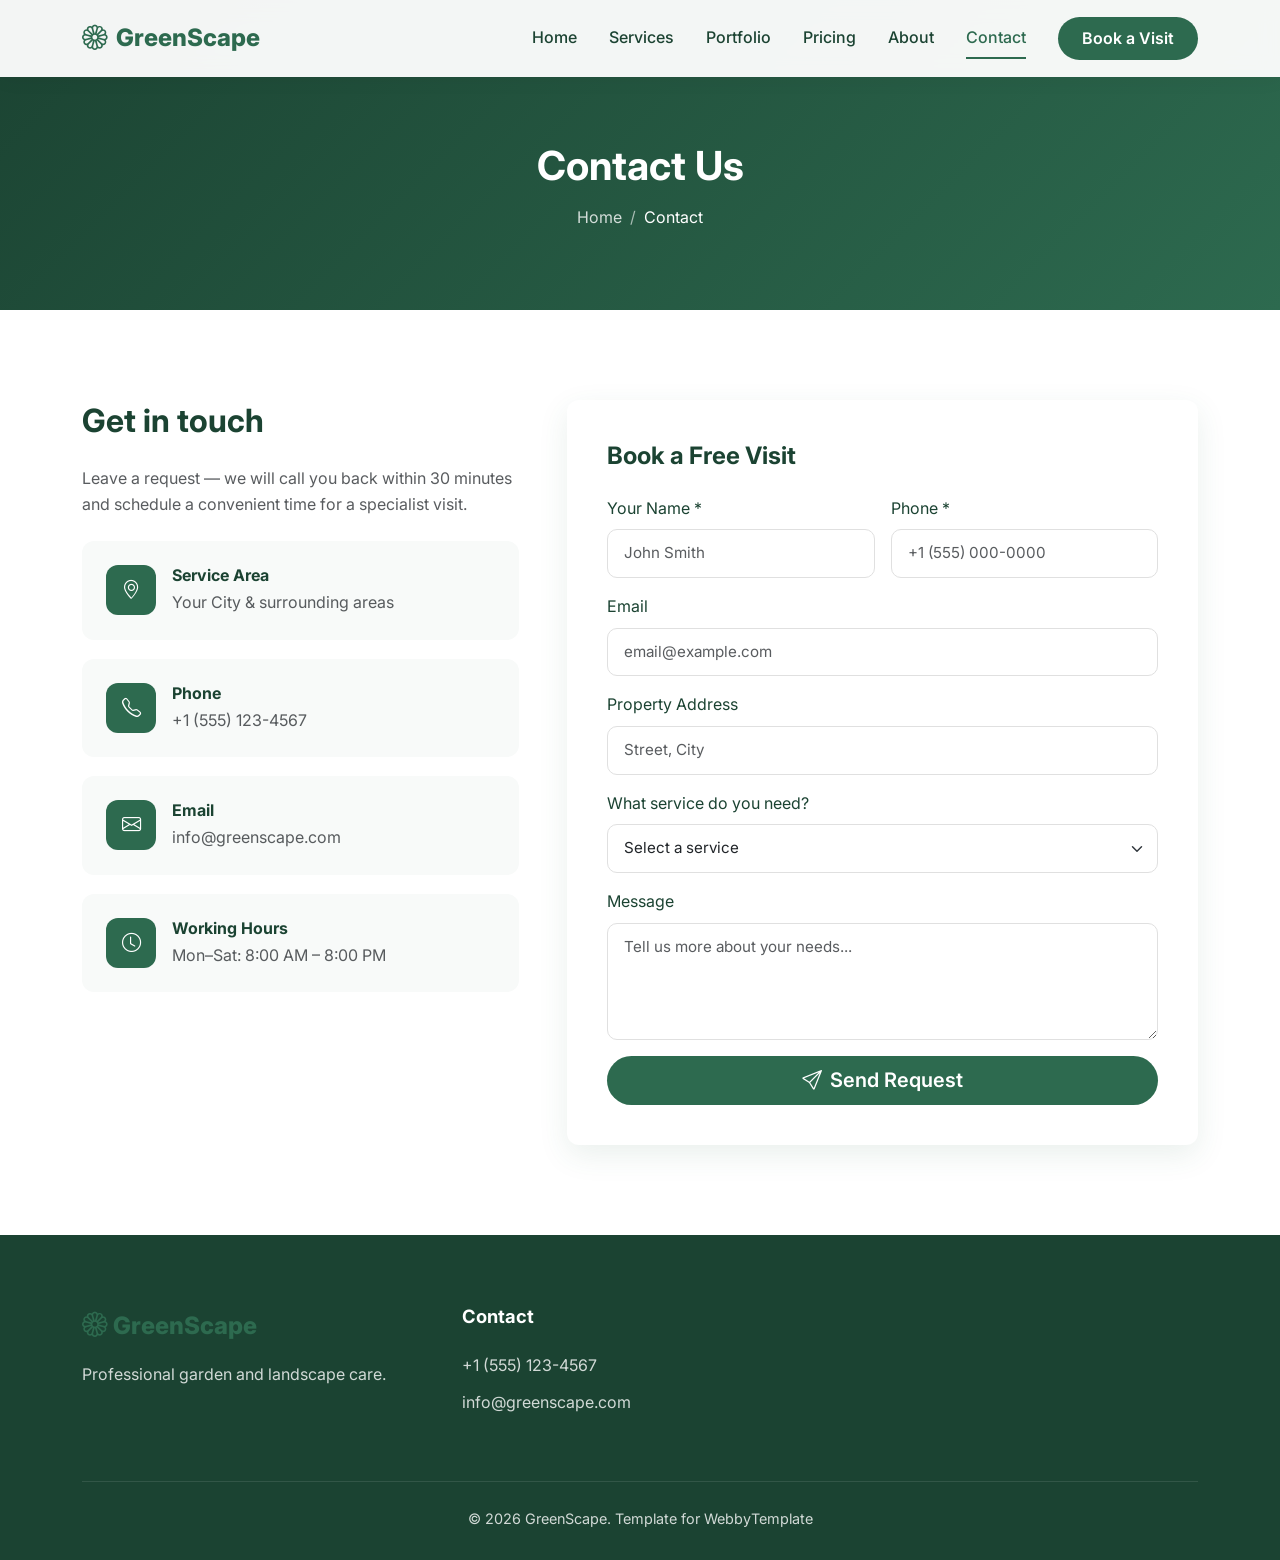
<file: contact.html>
<!DOCTYPE html>
<html lang="en">
<head>
  <meta charset="UTF-8">
  <meta name="viewport" content="width=device-width, initial-scale=1.0">
  <title>Contact — GreenScape</title>
  <meta name="description" content="Contact us to book garden care services. Free specialist visit available.">
  <link href="https://cdn.jsdelivr.net/npm/bootstrap@5.3.3/dist/css/bootstrap.min.css" rel="stylesheet">
  <link href="https://cdn.jsdelivr.net/npm/bootstrap-icons@1.11.3/font/bootstrap-icons.min.css" rel="stylesheet">
  <link href="https://fonts.googleapis.com/css2?family=Inter:wght@400;500;600;700;800&display=swap" rel="stylesheet">
  <link rel="stylesheet" href="style.css">
</head>
<body>

  <nav class="navbar navbar-expand-lg fixed-top" id="mainNav">
    <div class="container">
      <a class="navbar-brand" href="index.html"><i class="bi bi-flower1"></i> GreenScape</a>
      <button class="navbar-toggler border-0" type="button" data-bs-toggle="collapse" data-bs-target="#navbarNav">
        <span class="navbar-toggler-icon"></span>
      </button>
      <div class="collapse navbar-collapse" id="navbarNav">
        <ul class="navbar-nav ms-auto align-items-lg-center">
          <li class="nav-item"><a class="nav-link" href="index.html">Home</a></li>
          <li class="nav-item"><a class="nav-link" href="services.html">Services</a></li>
          <li class="nav-item"><a class="nav-link" href="portfolio.html">Portfolio</a></li>
          <li class="nav-item"><a class="nav-link" href="pricing.html">Pricing</a></li>
          <li class="nav-item"><a class="nav-link" href="about.html">About</a></li>
          <li class="nav-item"><a class="nav-link active" href="contact.html">Contact</a></li>
          <li class="nav-item ms-lg-3"><a class="btn btn-primary-custom" href="contact.html">Book a Visit</a></li>
        </ul>
      </div>
    </div>
  </nav>

  <section class="page-header">
    <div class="container">
      <h1>Contact Us</h1>
      <nav aria-label="breadcrumb">
        <ol class="breadcrumb">
          <li class="breadcrumb-item"><a href="index.html">Home</a></li>
          <li class="breadcrumb-item active">Contact</li>
        </ol>
      </nav>
    </div>
  </section>

  <section class="section">
    <div class="container">
      <div class="row g-5">
        <div class="col-lg-5">
          <h2 class="mb-4">Get in touch</h2>
          <p class="text-muted mb-4">Leave a request — we will call you back within 30 minutes and schedule a convenient time for a specialist visit.</p>

          <div class="contact-info-card">
            <div class="icon"><i class="bi bi-geo-alt"></i></div>
            <div>
              <h6 class="mb-1">Service Area</h6>
              <p class="mb-0 text-muted">Your City & surrounding areas</p>
            </div>
          </div>
          <div class="contact-info-card">
            <div class="icon"><i class="bi bi-telephone"></i></div>
            <div>
              <h6 class="mb-1">Phone</h6>
              <p class="mb-0 text-muted">+1 (555) 123-4567</p>
            </div>
          </div>
          <div class="contact-info-card">
            <div class="icon"><i class="bi bi-envelope"></i></div>
            <div>
              <h6 class="mb-1">Email</h6>
              <p class="mb-0 text-muted">info@greenscape.com</p>
            </div>
          </div>
          <div class="contact-info-card">
            <div class="icon"><i class="bi bi-clock"></i></div>
            <div>
              <h6 class="mb-1">Working Hours</h6>
              <p class="mb-0 text-muted">Mon–Sat: 8:00 AM – 8:00 PM</p>
            </div>
          </div>
        </div>

        <div class="col-lg-7">
          <div class="contact-form">
            <h4 class="mb-4">Book a Free Visit</h4>
            <form class="needs-validation" novalidate>
              <div class="row g-3">
                <div class="col-md-6">
                  <label class="form-label">Your Name *</label>
                  <input type="text" class="form-control" required placeholder="John Smith">
                </div>
                <div class="col-md-6">
                  <label class="form-label">Phone *</label>
                  <input type="tel" class="form-control" required placeholder="+1 (555) 000-0000">
                </div>
                <div class="col-12">
                  <label class="form-label">Email</label>
                  <input type="email" class="form-control" placeholder="email@example.com">
                </div>
                <div class="col-12">
                  <label class="form-label">Property Address</label>
                  <input type="text" class="form-control" placeholder="Street, City">
                </div>
                <div class="col-12">
                  <label class="form-label">What service do you need?</label>
                  <select class="form-select">
                    <option selected>Select a service</option>
                    <option>Lawn Care</option>
                    <option>Tree Pruning</option>
                    <option>Irrigation System</option>
                    <option>Landscape Design</option>
                    <option>Full Property Care</option>
                    <option>Other</option>
                  </select>
                </div>
                <div class="col-12">
                  <label class="form-label">Message</label>
                  <textarea class="form-control" rows="4" placeholder="Tell us more about your needs..."></textarea>
                </div>
                <div class="col-12">
                  <button type="submit" class="btn btn-primary-custom btn-lg w-100">
                    <i class="bi bi-send me-2"></i>Send Request
                  </button>
                </div>
              </div>
            </form>
          </div>
        </div>
      </div>
    </div>
  </section>

  <footer class="footer">
    <div class="container">
      <div class="row g-4">
        <div class="col-lg-4">
          <a class="navbar-brand text-white mb-3 d-inline-block" href="index.html"><i class="bi bi-flower1"></i> GreenScape</a>
          <p>Professional garden and landscape care.</p>
        </div>
        <div class="col-lg-3">
          <h5>Contact</h5>
          <ul class="footer-links">
            <li>+1 (555) 123-4567</li>
            <li>info@greenscape.com</li>
          </ul>
        </div>
      </div>
      <div class="footer-bottom"><p class="mb-0">© 2026 GreenScape. Template for WebbyTemplate</p></div>
    </div>
  </footer>

  <script src="https://cdn.jsdelivr.net/npm/bootstrap@5.3.3/dist/js/bootstrap.bundle.min.js"></script>
  <script src="main.js"></script>
</body>
</html>
</file>
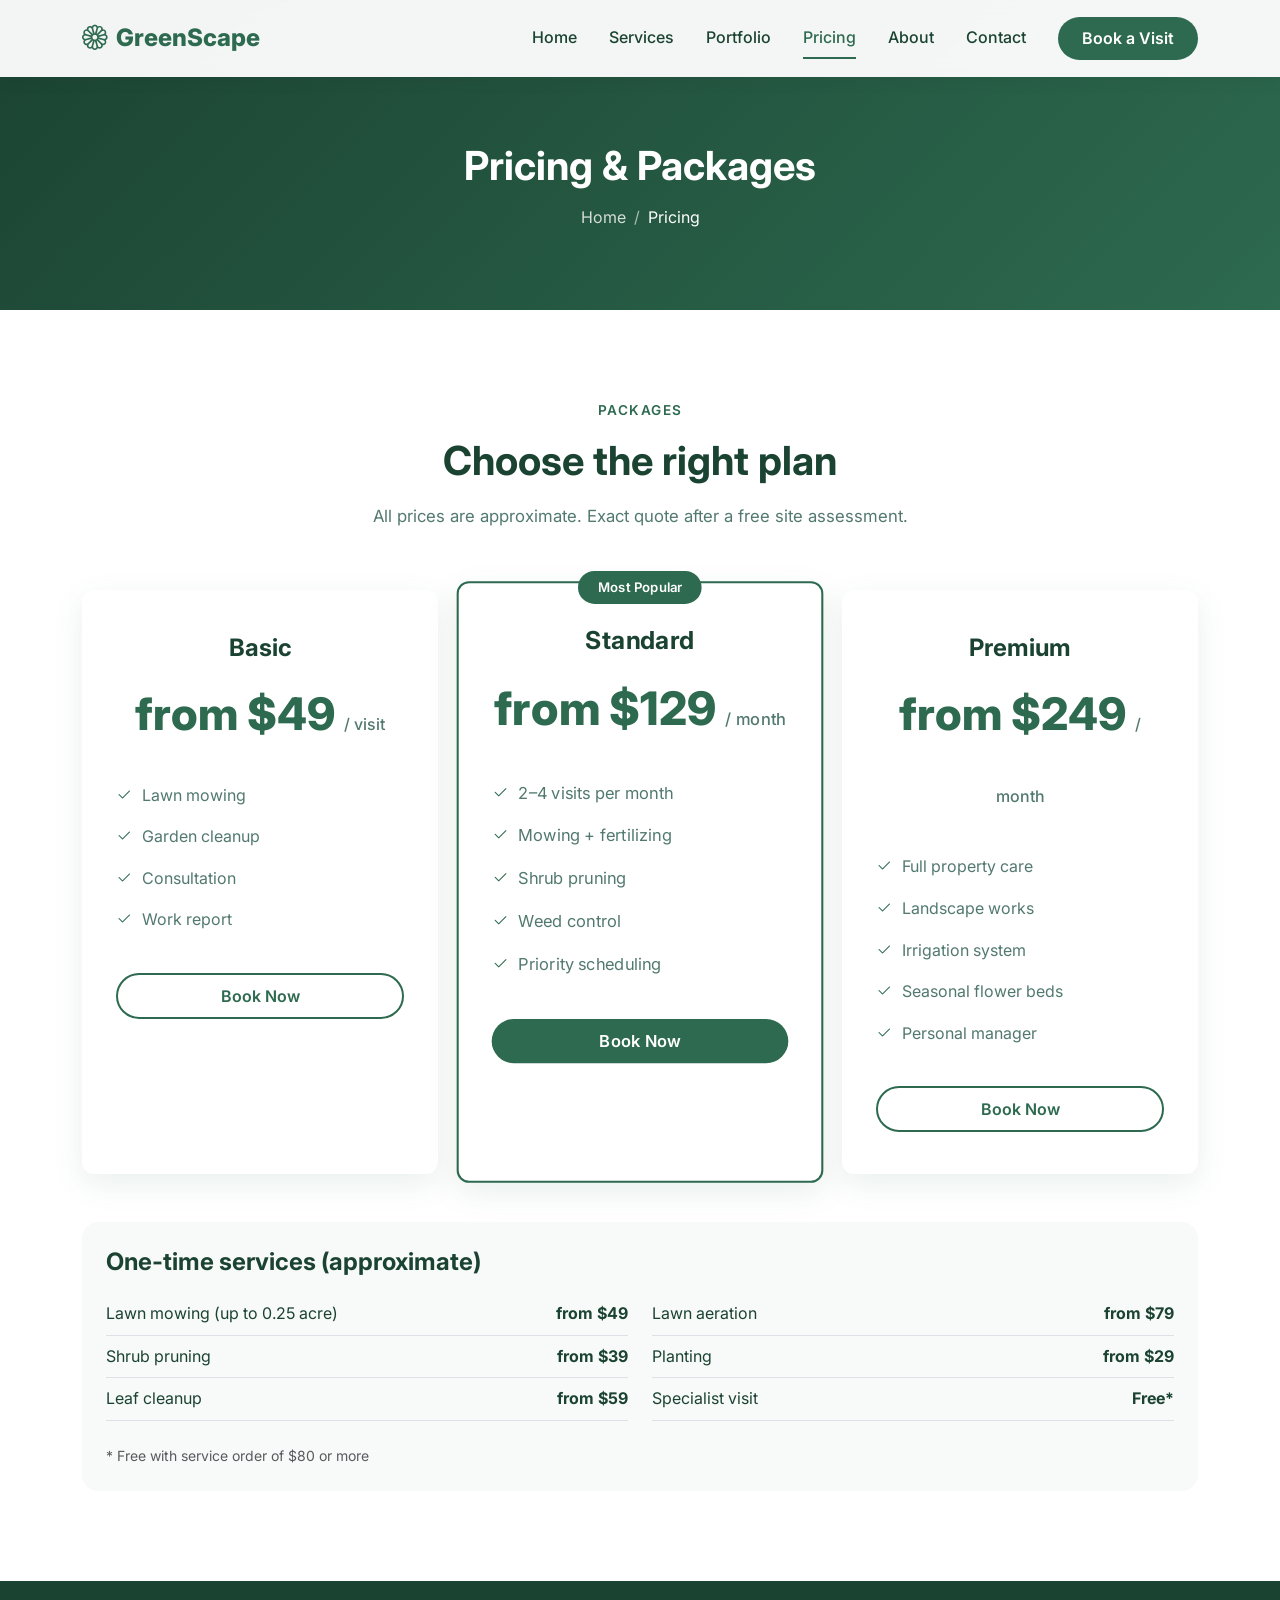
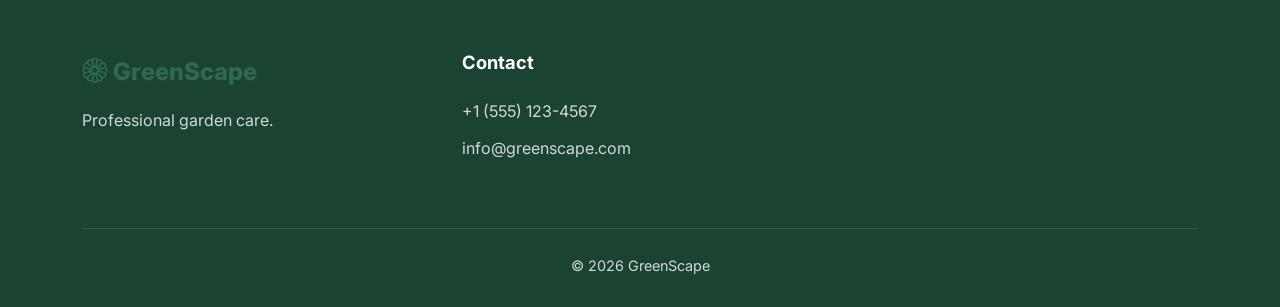
<file: pricing.html>
<!DOCTYPE html>
<html lang="en">
<head>
  <meta charset="UTF-8">
  <meta name="viewport" content="width=device-width, initial-scale=1.0">
  <title>Pricing — GreenScape</title>
  <meta name="description" content="Transparent pricing for garden care and landscape services.">
  <link href="https://cdn.jsdelivr.net/npm/bootstrap@5.3.3/dist/css/bootstrap.min.css" rel="stylesheet">
  <link href="https://cdn.jsdelivr.net/npm/bootstrap-icons@1.11.3/font/bootstrap-icons.min.css" rel="stylesheet">
  <link href="https://fonts.googleapis.com/css2?family=Inter:wght@400;500;600;700;800&display=swap" rel="stylesheet">
  <link rel="stylesheet" href="style.css">
</head>
<body>

  <nav class="navbar navbar-expand-lg fixed-top" id="mainNav">
    <div class="container">
      <a class="navbar-brand" href="index.html"><i class="bi bi-flower1"></i> GreenScape</a>
      <button class="navbar-toggler border-0" type="button" data-bs-toggle="collapse" data-bs-target="#navbarNav">
        <span class="navbar-toggler-icon"></span>
      </button>
      <div class="collapse navbar-collapse" id="navbarNav">
        <ul class="navbar-nav ms-auto align-items-lg-center">
          <li class="nav-item"><a class="nav-link" href="index.html">Home</a></li>
          <li class="nav-item"><a class="nav-link" href="services.html">Services</a></li>
          <li class="nav-item"><a class="nav-link" href="portfolio.html">Portfolio</a></li>
          <li class="nav-item"><a class="nav-link active" href="pricing.html">Pricing</a></li>
          <li class="nav-item"><a class="nav-link" href="about.html">About</a></li>
          <li class="nav-item"><a class="nav-link" href="contact.html">Contact</a></li>
          <li class="nav-item ms-lg-3"><a class="btn btn-primary-custom" href="contact.html">Book a Visit</a></li>
        </ul>
      </div>
    </div>
  </nav>

  <section class="page-header">
    <div class="container">
      <h1>Pricing & Packages</h1>
      <nav aria-label="breadcrumb">
        <ol class="breadcrumb">
          <li class="breadcrumb-item"><a href="index.html">Home</a></li>
          <li class="breadcrumb-item active">Pricing</li>
        </ol>
      </nav>
    </div>
  </section>

  <section class="section">
    <div class="container">
      <div class="section-header">
        <span class="subtitle">Packages</span>
        <h2>Choose the right plan</h2>
        <p>All prices are approximate. Exact quote after a free site assessment.</p>
      </div>
      <div class="row g-4 justify-content-center">
        <div class="col-md-6 col-lg-4">
          <div class="pricing-card">
            <h4>Basic</h4>
            <div class="price">from $49 <span>/ visit</span></div>
            <ul class="pricing-features">
              <li><i class="bi bi-check2"></i> Lawn mowing</li>
              <li><i class="bi bi-check2"></i> Garden cleanup</li>
              <li><i class="bi bi-check2"></i> Consultation</li>
              <li><i class="bi bi-check2"></i> Work report</li>
            </ul>
            <a href="contact.html" class="btn btn-outline-custom w-100">Book Now</a>
          </div>
        </div>
        <div class="col-md-6 col-lg-4">
          <div class="pricing-card popular">
            <span class="badge-popular">Most Popular</span>
            <h4>Standard</h4>
            <div class="price">from $129 <span>/ month</span></div>
            <ul class="pricing-features">
              <li><i class="bi bi-check2"></i> 2–4 visits per month</li>
              <li><i class="bi bi-check2"></i> Mowing + fertilizing</li>
              <li><i class="bi bi-check2"></i> Shrub pruning</li>
              <li><i class="bi bi-check2"></i> Weed control</li>
              <li><i class="bi bi-check2"></i> Priority scheduling</li>
            </ul>
            <a href="contact.html" class="btn btn-primary-custom w-100">Book Now</a>
          </div>
        </div>
        <div class="col-md-6 col-lg-4">
          <div class="pricing-card">
            <h4>Premium</h4>
            <div class="price">from $249 <span>/ month</span></div>
            <ul class="pricing-features">
              <li><i class="bi bi-check2"></i> Full property care</li>
              <li><i class="bi bi-check2"></i> Landscape works</li>
              <li><i class="bi bi-check2"></i> Irrigation system</li>
              <li><i class="bi bi-check2"></i> Seasonal flower beds</li>
              <li><i class="bi bi-check2"></i> Personal manager</li>
            </ul>
            <a href="contact.html" class="btn btn-outline-custom w-100">Book Now</a>
          </div>
        </div>
      </div>

      <div class="mt-5 p-4 bg-light-green rounded-4">
        <h4 class="mb-3">One-time services (approximate)</h4>
        <div class="row">
          <div class="col-md-6">
            <ul class="list-unstyled">
              <li class="d-flex justify-content-between py-2 border-bottom"><span>Lawn mowing (up to 0.25 acre)</span> <strong>from $49</strong></li>
              <li class="d-flex justify-content-between py-2 border-bottom"><span>Shrub pruning</span> <strong>from $39</strong></li>
              <li class="d-flex justify-content-between py-2 border-bottom"><span>Leaf cleanup</span> <strong>from $59</strong></li>
            </ul>
          </div>
          <div class="col-md-6">
            <ul class="list-unstyled">
              <li class="d-flex justify-content-between py-2 border-bottom"><span>Lawn aeration</span> <strong>from $79</strong></li>
              <li class="d-flex justify-content-between py-2 border-bottom"><span>Planting</span> <strong>from $29</strong></li>
              <li class="d-flex justify-content-between py-2 border-bottom"><span>Specialist visit</span> <strong>Free*</strong></li>
            </ul>
          </div>
        </div>
        <p class="small text-muted mt-2 mb-0">* Free with service order of $80 or more</p>
      </div>
    </div>
  </section>

  <footer class="footer">
    <div class="container">
      <div class="row g-4">
        <div class="col-lg-4">
          <a class="navbar-brand text-white mb-3 d-inline-block" href="index.html"><i class="bi bi-flower1"></i> GreenScape</a>
          <p>Professional garden care.</p>
        </div>
        <div class="col-lg-3">
          <h5>Contact</h5>
          <ul class="footer-links">
            <li>+1 (555) 123-4567</li>
            <li>info@greenscape.com</li>
          </ul>
        </div>
      </div>
      <div class="footer-bottom"><p class="mb-0">© 2026 GreenScape</p></div>
    </div>
  </footer>

  <script src="https://cdn.jsdelivr.net/npm/bootstrap@5.3.3/dist/js/bootstrap.bundle.min.js"></script>
  <script src="main.js"></script>
</body>
</html>
</file>
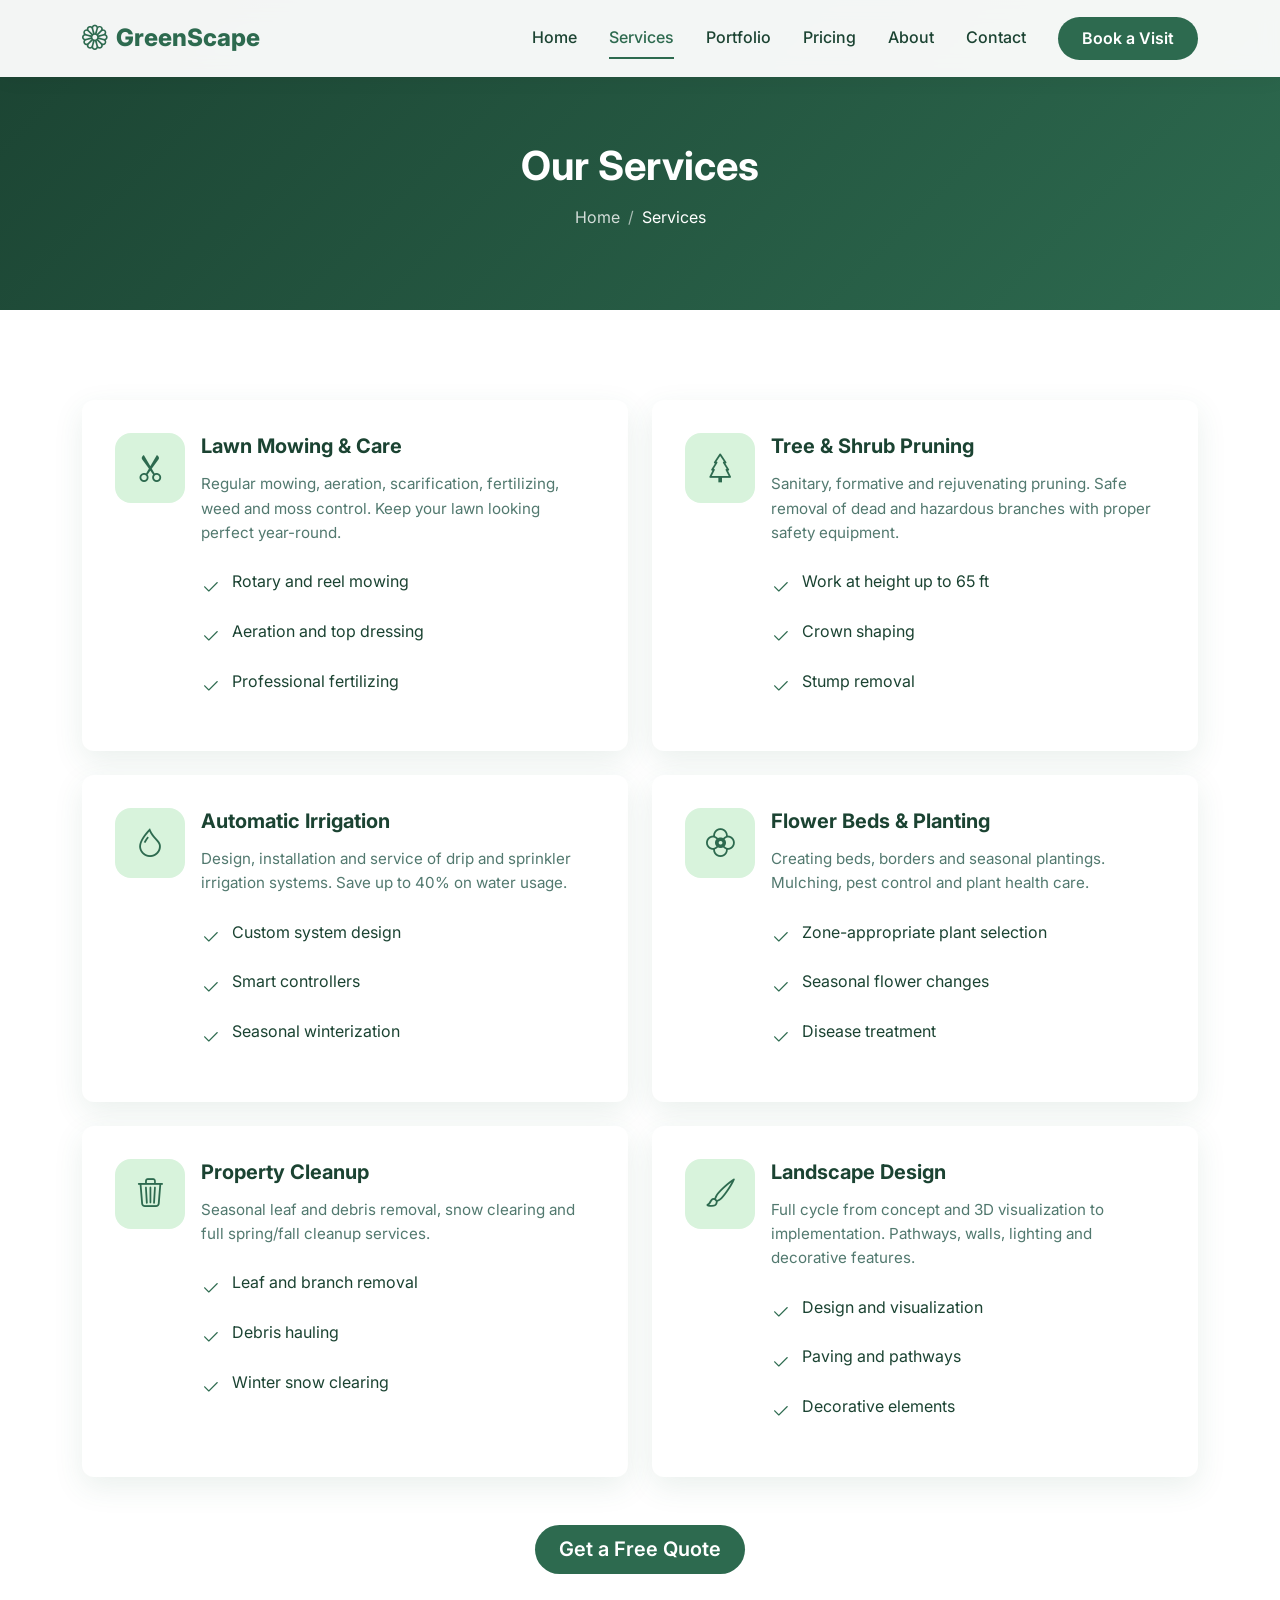
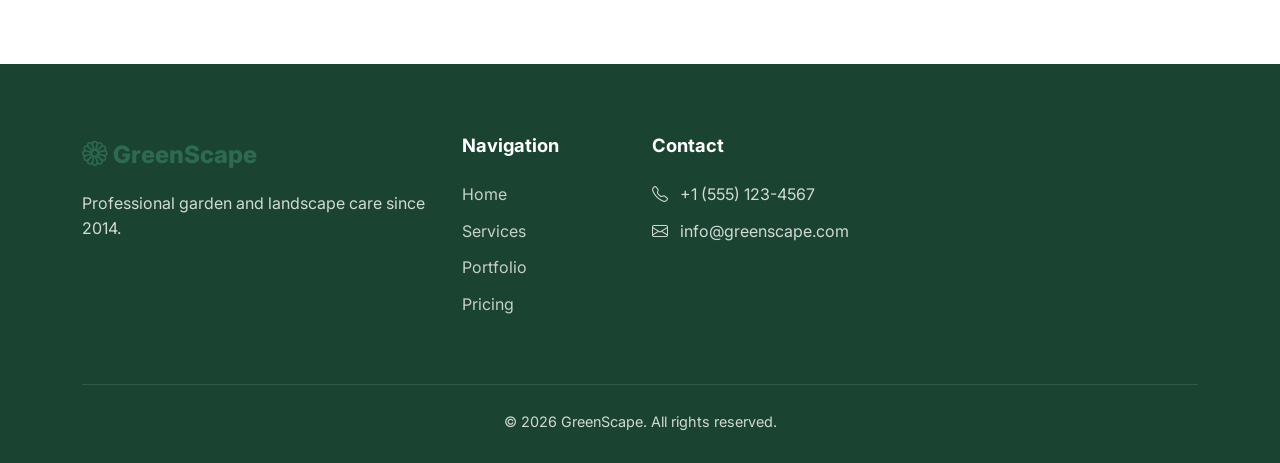
<file: services.html>
<!DOCTYPE html>
<html lang="en">
<head>
  <meta charset="UTF-8">
  <meta name="viewport" content="width=device-width, initial-scale=1.0">
  <title>Services — GreenScape | Garden & Landscape Care</title>
  <meta name="description" content="Full range of garden services: lawn care, tree pruning, irrigation systems, landscape design and property cleanup.">
  <link href="https://cdn.jsdelivr.net/npm/bootstrap@5.3.3/dist/css/bootstrap.min.css" rel="stylesheet">
  <link href="https://cdn.jsdelivr.net/npm/bootstrap-icons@1.11.3/font/bootstrap-icons.min.css" rel="stylesheet">
  <link href="https://fonts.googleapis.com/css2?family=Inter:wght@400;500;600;700;800&display=swap" rel="stylesheet">
  <link rel="stylesheet" href="style.css">
</head>
<body>

  <nav class="navbar navbar-expand-lg fixed-top" id="mainNav">
    <div class="container">
      <a class="navbar-brand" href="index.html"><i class="bi bi-flower1"></i> GreenScape</a>
      <button class="navbar-toggler border-0" type="button" data-bs-toggle="collapse" data-bs-target="#navbarNav">
        <span class="navbar-toggler-icon"></span>
      </button>
      <div class="collapse navbar-collapse" id="navbarNav">
        <ul class="navbar-nav ms-auto align-items-lg-center">
          <li class="nav-item"><a class="nav-link" href="index.html">Home</a></li>
          <li class="nav-item"><a class="nav-link active" href="services.html">Services</a></li>
          <li class="nav-item"><a class="nav-link" href="portfolio.html">Portfolio</a></li>
          <li class="nav-item"><a class="nav-link" href="pricing.html">Pricing</a></li>
          <li class="nav-item"><a class="nav-link" href="about.html">About</a></li>
          <li class="nav-item"><a class="nav-link" href="contact.html">Contact</a></li>
          <li class="nav-item ms-lg-3"><a class="btn btn-primary-custom" href="contact.html">Book a Visit</a></li>
        </ul>
      </div>
    </div>
  </nav>

  <section class="page-header">
    <div class="container">
      <h1>Our Services</h1>
      <nav aria-label="breadcrumb">
        <ol class="breadcrumb">
          <li class="breadcrumb-item"><a href="index.html">Home</a></li>
          <li class="breadcrumb-item active">Services</li>
        </ol>
      </nav>
    </div>
  </section>

  <section class="section">
    <div class="container">
      <div class="row g-4">
        <div class="col-lg-6">
          <div class="service-card d-flex gap-3">
            <div class="icon-box flex-shrink-0"><i class="bi bi-scissors"></i></div>
            <div>
              <h4>Lawn Mowing & Care</h4>
              <p>Regular mowing, aeration, scarification, fertilizing, weed and moss control. Keep your lawn looking perfect year-round.</p>
              <ul class="feature-list mb-0">
                <li><i class="bi bi-check2"></i> Rotary and reel mowing</li>
                <li><i class="bi bi-check2"></i> Aeration and top dressing</li>
                <li><i class="bi bi-check2"></i> Professional fertilizing</li>
              </ul>
            </div>
          </div>
        </div>
        <div class="col-lg-6">
          <div class="service-card d-flex gap-3">
            <div class="icon-box flex-shrink-0"><i class="bi bi-tree"></i></div>
            <div>
              <h4>Tree & Shrub Pruning</h4>
              <p>Sanitary, formative and rejuvenating pruning. Safe removal of dead and hazardous branches with proper safety equipment.</p>
              <ul class="feature-list mb-0">
                <li><i class="bi bi-check2"></i> Work at height up to 65 ft</li>
                <li><i class="bi bi-check2"></i> Crown shaping</li>
                <li><i class="bi bi-check2"></i> Stump removal</li>
              </ul>
            </div>
          </div>
        </div>
        <div class="col-lg-6">
          <div class="service-card d-flex gap-3">
            <div class="icon-box flex-shrink-0"><i class="bi bi-droplet"></i></div>
            <div>
              <h4>Automatic Irrigation</h4>
              <p>Design, installation and service of drip and sprinkler irrigation systems. Save up to 40% on water usage.</p>
              <ul class="feature-list mb-0">
                <li><i class="bi bi-check2"></i> Custom system design</li>
                <li><i class="bi bi-check2"></i> Smart controllers</li>
                <li><i class="bi bi-check2"></i> Seasonal winterization</li>
              </ul>
            </div>
          </div>
        </div>
        <div class="col-lg-6">
          <div class="service-card d-flex gap-3">
            <div class="icon-box flex-shrink-0"><i class="bi bi-flower2"></i></div>
            <div>
              <h4>Flower Beds & Planting</h4>
              <p>Creating beds, borders and seasonal plantings. Mulching, pest control and plant health care.</p>
              <ul class="feature-list mb-0">
                <li><i class="bi bi-check2"></i> Zone-appropriate plant selection</li>
                <li><i class="bi bi-check2"></i> Seasonal flower changes</li>
                <li><i class="bi bi-check2"></i> Disease treatment</li>
              </ul>
            </div>
          </div>
        </div>
        <div class="col-lg-6">
          <div class="service-card d-flex gap-3">
            <div class="icon-box flex-shrink-0"><i class="bi bi-trash3"></i></div>
            <div>
              <h4>Property Cleanup</h4>
              <p>Seasonal leaf and debris removal, snow clearing and full spring/fall cleanup services.</p>
              <ul class="feature-list mb-0">
                <li><i class="bi bi-check2"></i> Leaf and branch removal</li>
                <li><i class="bi bi-check2"></i> Debris hauling</li>
                <li><i class="bi bi-check2"></i> Winter snow clearing</li>
              </ul>
            </div>
          </div>
        </div>
        <div class="col-lg-6">
          <div class="service-card d-flex gap-3">
            <div class="icon-box flex-shrink-0"><i class="bi bi-brush"></i></div>
            <div>
              <h4>Landscape Design</h4>
              <p>Full cycle from concept and 3D visualization to implementation. Pathways, walls, lighting and decorative features.</p>
              <ul class="feature-list mb-0">
                <li><i class="bi bi-check2"></i> Design and visualization</li>
                <li><i class="bi bi-check2"></i> Paving and pathways</li>
                <li><i class="bi bi-check2"></i> Decorative elements</li>
              </ul>
            </div>
          </div>
        </div>
      </div>

      <div class="text-center mt-5">
        <a href="contact.html" class="btn btn-primary-custom btn-lg">Get a Free Quote</a>
      </div>
    </div>
  </section>

  <footer class="footer">
    <div class="container">
      <div class="row g-4">
        <div class="col-lg-4">
          <a class="navbar-brand text-white mb-3 d-inline-block" href="index.html"><i class="bi bi-flower1"></i> GreenScape</a>
          <p class="mb-4">Professional garden and landscape care since 2014.</p>
        </div>
        <div class="col-6 col-lg-2">
          <h5>Navigation</h5>
          <ul class="footer-links">
            <li><a href="index.html">Home</a></li>
            <li><a href="services.html">Services</a></li>
            <li><a href="portfolio.html">Portfolio</a></li>
            <li><a href="pricing.html">Pricing</a></li>
          </ul>
        </div>
        <div class="col-6 col-lg-3">
          <h5>Contact</h5>
          <ul class="footer-links">
            <li><i class="bi bi-telephone me-2"></i> +1 (555) 123-4567</li>
            <li><i class="bi bi-envelope me-2"></i> info@greenscape.com</li>
          </ul>
        </div>
      </div>
      <div class="footer-bottom">
        <p class="mb-0">© 2026 GreenScape. All rights reserved.</p>
      </div>
    </div>
  </footer>

  <script src="https://cdn.jsdelivr.net/npm/bootstrap@5.3.3/dist/js/bootstrap.bundle.min.js"></script>
  <script src="main.js"></script>
</body>
</html>
</file>
<file: style.css>
/* Garden Maintenance Template - Custom Styles */
:root {
  --primary: #2d6a4f;
  --primary-dark: #1b4332;
  --primary-light: #40916c;
  --secondary: #95d5b2;
  --accent: #d8f3dc;
  --text-dark: #1b4332;
  --text-muted: #52796f;
  --white: #ffffff;
  --light-bg: #f8faf9;
  --shadow: 0 10px 30px rgba(45, 106, 79, 0.1);
  --radius: 12px;
}

* {
  margin: 0;
  padding: 0;
  box-sizing: border-box;
}

body {
  font-family: 'Inter', 'Segoe UI', system-ui, -apple-system, sans-serif;
  color: var(--text-dark);
  line-height: 1.6;
  background: var(--white);
  overflow-x: hidden;
}

h1, h2, h3, h4, h5, h6 {
  font-weight: 700;
  color: var(--primary-dark);
  line-height: 1.3;
}

a {
  text-decoration: none;
  transition: all 0.3s ease;
}

img {
  max-width: 100%;
  height: auto;
}

/* ========== NAVBAR ========== */
.navbar {
  background: rgba(255, 255, 255, 0.95);
  backdrop-filter: blur(10px);
  box-shadow: 0 2px 20px rgba(0,0,0,0.05);
  padding: 0.8rem 0;
  transition: all 0.3s ease;
}

.navbar.scrolled {
  padding: 0.5rem 0;
  box-shadow: 0 4px 25px rgba(0,0,0,0.08);
}

.navbar-brand {
  font-weight: 800;
  font-size: 1.5rem;
  color: var(--primary) !important;
  display: flex;
  align-items: center;
  gap: 8px;
}

.navbar-brand i {
  font-size: 1.6rem;
}

.nav-link {
  color: var(--text-dark) !important;
  font-weight: 500;
  padding: 0.5rem 1rem !important;
  position: relative;
}

.nav-link:hover,
.nav-link.active {
  color: var(--primary) !important;
}

.nav-link::after {
  content: '';
  position: absolute;
  bottom: 0;
  left: 1rem;
  width: 0;
  height: 2px;
  background: var(--primary);
  transition: width 0.3s ease;
}

.nav-link:hover::after,
.nav-link.active::after {
  width: calc(100% - 2rem);
}

.btn-primary-custom {
  background: var(--primary);
  color: white !important;
  border: none;
  padding: 0.6rem 1.5rem;
  border-radius: 50px;
  font-weight: 600;
  transition: all 0.3s ease;
}

.btn-primary-custom:hover {
  background: var(--primary-dark);
  transform: translateY(-2px);
  box-shadow: 0 8px 20px rgba(45, 106, 79, 0.3);
}

.btn-outline-custom {
  border: 2px solid var(--primary);
  color: var(--primary) !important;
  background: transparent;
  padding: 0.55rem 1.4rem;
  border-radius: 50px;
  font-weight: 600;
}

.btn-outline-custom:hover {
  background: var(--primary);
  color: white !important;
}

/* ========== HERO ========== */
.hero {
  background: linear-gradient(135deg, rgba(27, 67, 50, 0.85), rgba(45, 106, 79, 0.75)),
              url('https://images.unsplash.com/photo-1416879595882-3373a0480b5b?w=1600&q=80') center/cover no-repeat;
  min-height: 90vh;
  display: flex;
  align-items: center;
  color: white;
  position: relative;
  padding: 120px 0 80px;
}

.hero::before {
  content: '';
  position: absolute;
  bottom: 0;
  left: 0;
  right: 0;
  height: 100px;
  background: linear-gradient(to top, white, transparent);
}

.hero-content {
  position: relative;
  z-index: 2;
}

.hero .badge {
  background: rgba(255,255,255,0.2);
  color: white;
  font-weight: 500;
  padding: 0.5rem 1rem;
  border-radius: 50px;
  margin-bottom: 1.5rem;
  display: inline-block;
  backdrop-filter: blur(5px);
}

.hero h1 {
  font-size: clamp(2.2rem, 5vw, 3.5rem);
  color: white;
  margin-bottom: 1.2rem;
  font-weight: 800;
}

.hero p {
  font-size: 1.15rem;
  opacity: 0.95;
  max-width: 540px;
  margin-bottom: 2rem;
}

.hero-btns {
  display: flex;
  gap: 1rem;
  flex-wrap: wrap;
}

.hero-stats {
  display: flex;
  gap: 2.5rem;
  margin-top: 3rem;
  flex-wrap: wrap;
}

.stat-item h3 {
  color: white;
  font-size: 2rem;
  margin-bottom: 0.2rem;
}

.stat-item span {
  font-size: 0.9rem;
  opacity: 0.85;
}

/* ========== SECTIONS ========== */
.section {
  padding: 90px 0;
}

.section-header {
  text-align: center;
  max-width: 650px;
  margin: 0 auto 60px;
}

.section-header .subtitle {
  color: var(--primary);
  font-weight: 600;
  text-transform: uppercase;
  letter-spacing: 1.5px;
  font-size: 0.85rem;
  margin-bottom: 0.8rem;
  display: block;
}

.section-header h2 {
  font-size: clamp(1.8rem, 4vw, 2.5rem);
  margin-bottom: 1rem;
}

.section-header p {
  color: var(--text-muted);
  font-size: 1.05rem;
}

/* ========== SERVICES ========== */
.service-card {
  background: white;
  border-radius: var(--radius);
  padding: 2rem;
  height: 100%;
  box-shadow: var(--shadow);
  transition: all 0.35s ease;
  border: 1px solid transparent;
  position: relative;
  overflow: hidden;
}

.service-card:hover {
  transform: translateY(-8px);
  border-color: var(--secondary);
  box-shadow: 0 20px 40px rgba(45, 106, 79, 0.15);
}

.service-card .icon-box {
  width: 70px;
  height: 70px;
  background: var(--accent);
  border-radius: 16px;
  display: flex;
  align-items: center;
  justify-content: center;
  font-size: 1.8rem;
  color: var(--primary);
  margin-bottom: 1.5rem;
  transition: all 0.3s ease;
}

.service-card:hover .icon-box {
  background: var(--primary);
  color: white;
}

.service-card h4 {
  margin-bottom: 0.8rem;
  font-size: 1.25rem;
}

.service-card p {
  color: var(--text-muted);
  font-size: 0.95rem;
  margin-bottom: 1.2rem;
}

.service-card .link {
  color: var(--primary);
  font-weight: 600;
  display: inline-flex;
  align-items: center;
  gap: 6px;
}

.service-card .link:hover {
  gap: 10px;
}

/* ========== ABOUT ========== */
.about-img {
  border-radius: var(--radius);
  overflow: hidden;
  position: relative;
  box-shadow: var(--shadow);
}

.about-img img {
  width: 100%;
  height: 100%;
  object-fit: cover;
  min-height: 420px;
}

.about-badge {
  position: absolute;
  bottom: 25px;
  left: 25px;
  background: white;
  padding: 1.2rem 1.5rem;
  border-radius: 12px;
  box-shadow: 0 10px 30px rgba(0,0,0,0.1);
}

.about-badge h3 {
  color: var(--primary);
  font-size: 2rem;
  margin-bottom: 0;
}

.feature-list {
  list-style: none;
  padding: 0;
  margin: 1.5rem 0;
}

.feature-list li {
  display: flex;
  align-items: flex-start;
  gap: 12px;
  margin-bottom: 1rem;
}

.feature-list i {
  color: var(--primary);
  font-size: 1.2rem;
  margin-top: 3px;
}

/* ========== PORTFOLIO ========== */
.portfolio-item {
  position: relative;
  border-radius: var(--radius);
  overflow: hidden;
  height: 280px;
  margin-bottom: 1.5rem;
}

.portfolio-item img {
  width: 100%;
  height: 100%;
  object-fit: cover;
  transition: transform 0.5s ease;
}

.portfolio-item:hover img {
  transform: scale(1.08);
}

.portfolio-overlay {
  position: absolute;
  inset: 0;
  background: linear-gradient(to top, rgba(27,67,50,0.9), transparent 60%);
  display: flex;
  flex-direction: column;
  justify-content: flex-end;
  padding: 1.5rem;
  opacity: 0;
  transition: opacity 0.3s ease;
}

.portfolio-item:hover .portfolio-overlay {
  opacity: 1;
}

.portfolio-overlay h5 {
  color: white;
  margin-bottom: 0.3rem;
}

.portfolio-overlay span {
  color: var(--secondary);
  font-size: 0.9rem;
}

/* ========== PRICING ========== */
.pricing-card {
  background: white;
  border-radius: var(--radius);
  padding: 2.5rem 2rem;
  text-align: center;
  box-shadow: var(--shadow);
  height: 100%;
  transition: all 0.3s ease;
  border: 2px solid transparent;
  position: relative;
}

.pricing-card.popular {
  border-color: var(--primary);
  transform: scale(1.03);
}

.pricing-card.popular .badge-popular {
  position: absolute;
  top: -12px;
  left: 50%;
  transform: translateX(-50%);
  background: var(--primary);
  color: white;
  padding: 0.35rem 1.2rem;
  border-radius: 50px;
  font-size: 0.8rem;
  font-weight: 600;
}

.pricing-card:hover {
  transform: translateY(-6px);
  box-shadow: 0 20px 40px rgba(45, 106, 79, 0.12);
}

.pricing-card.popular:hover {
  transform: scale(1.03) translateY(-6px);
}

.price {
  font-size: 2.8rem;
  font-weight: 800;
  color: var(--primary);
  margin: 1rem 0;
}

.price span {
  font-size: 1rem;
  font-weight: 500;
  color: var(--text-muted);
}

.pricing-features {
  list-style: none;
  padding: 0;
  margin: 1.5rem 0 2rem;
  text-align: left;
}

.pricing-features li {
  padding: 0.5rem 0;
  display: flex;
  align-items: center;
  gap: 10px;
  color: var(--text-muted);
}

.pricing-features i {
  color: var(--primary);
}

/* ========== TESTIMONIALS ========== */
.testimonial-card {
  background: white;
  border-radius: var(--radius);
  padding: 2rem;
  box-shadow: var(--shadow);
  height: 100%;
}

.testimonial-card .stars {
  color: #f4a261;
  margin-bottom: 1rem;
}

.testimonial-card p {
  font-style: italic;
  color: var(--text-muted);
  margin-bottom: 1.5rem;
}

.testimonial-author {
  display: flex;
  align-items: center;
  gap: 12px;
}

.testimonial-author img {
  width: 50px;
  height: 50px;
  border-radius: 50%;
  object-fit: cover;
}

.testimonial-author h6 {
  margin-bottom: 0;
  font-size: 1rem;
}

.testimonial-author span {
  font-size: 0.85rem;
  color: var(--text-muted);
}

/* ========== CTA ========== */
.cta-section {
  background: linear-gradient(135deg, var(--primary-dark), var(--primary));
  color: white;
  border-radius: 20px;
  padding: 60px 40px;
  text-align: center;
  position: relative;
  overflow: hidden;
}

.cta-section h2 {
  color: white;
  margin-bottom: 1rem;
}

.cta-section p {
  opacity: 0.9;
  max-width: 550px;
  margin: 0 auto 2rem;
}

/* ========== CONTACT ========== */
.contact-info-card {
  background: var(--light-bg);
  border-radius: var(--radius);
  padding: 1.5rem;
  display: flex;
  gap: 1rem;
  align-items: flex-start;
  margin-bottom: 1.2rem;
}

.contact-info-card .icon {
  width: 50px;
  height: 50px;
  background: var(--primary);
  color: white;
  border-radius: 12px;
  display: flex;
  align-items: center;
  justify-content: center;
  font-size: 1.2rem;
  flex-shrink: 0;
}

.contact-form {
  background: white;
  padding: 2.5rem;
  border-radius: var(--radius);
  box-shadow: var(--shadow);
}

.form-control, .form-select {
  border: 1px solid #e0e0e0;
  border-radius: 10px;
  padding: 0.75rem 1rem;
  font-size: 0.95rem;
}

.form-control:focus, .form-select:focus {
  border-color: var(--primary);
  box-shadow: 0 0 0 3px rgba(45, 106, 79, 0.15);
}

/* ========== FOOTER ========== */
.footer {
  background: var(--primary-dark);
  color: rgba(255,255,255,0.8);
  padding: 70px 0 30px;
}

.footer h5 {
  color: white;
  margin-bottom: 1.5rem;
  font-size: 1.15rem;
}

.footer a {
  color: rgba(255,255,255,0.75);
}

.footer a:hover {
  color: var(--secondary);
}

.footer-links {
  list-style: none;
  padding: 0;
}

.footer-links li {
  margin-bottom: 0.7rem;
}

.social-links a {
  width: 40px;
  height: 40px;
  background: rgba(255,255,255,0.1);
  border-radius: 50%;
  display: inline-flex;
  align-items: center;
  justify-content: center;
  margin-right: 8px;
  transition: all 0.3s ease;
}

.social-links a:hover {
  background: var(--primary);
  color: white;
}

.footer-bottom {
  border-top: 1px solid rgba(255,255,255,0.1);
  margin-top: 50px;
  padding-top: 25px;
  text-align: center;
  font-size: 0.9rem;
}

/* ========== PAGE HEADER ========== */
.page-header {
  background: linear-gradient(135deg, var(--primary-dark), var(--primary));
  padding: 140px 0 80px;
  color: white;
  text-align: center;
}

.page-header h1 {
  color: white;
  margin-bottom: 0.8rem;
}

.breadcrumb {
  background: transparent;
  justify-content: center;
  margin-bottom: 0;
}

.breadcrumb-item a {
  color: rgba(255,255,255,0.8);
}

.breadcrumb-item.active {
  color: white;
}

.breadcrumb-item + .breadcrumb-item::before {
  color: rgba(255,255,255,0.6);
}

/* ========== UTILITIES ========== */
.bg-light-green {
  background: var(--light-bg);
}

.text-primary-custom {
  color: var(--primary) !important;
}

/* ========== RESPONSIVE ========== */
@media (max-width: 991px) {
  .hero {
    min-height: auto;
    padding: 140px 0 80px;
  }
  
  .pricing-card.popular {
    transform: none;
  }
  
  .pricing-card.popular:hover {
    transform: translateY(-6px);
  }
}

@media (max-width: 767px) {
  .section {
    padding: 60px 0;
  }
  
  .hero-stats {
    gap: 1.5rem;
  }
  
  .cta-section {
    padding: 40px 25px;
  }
}
</file>
